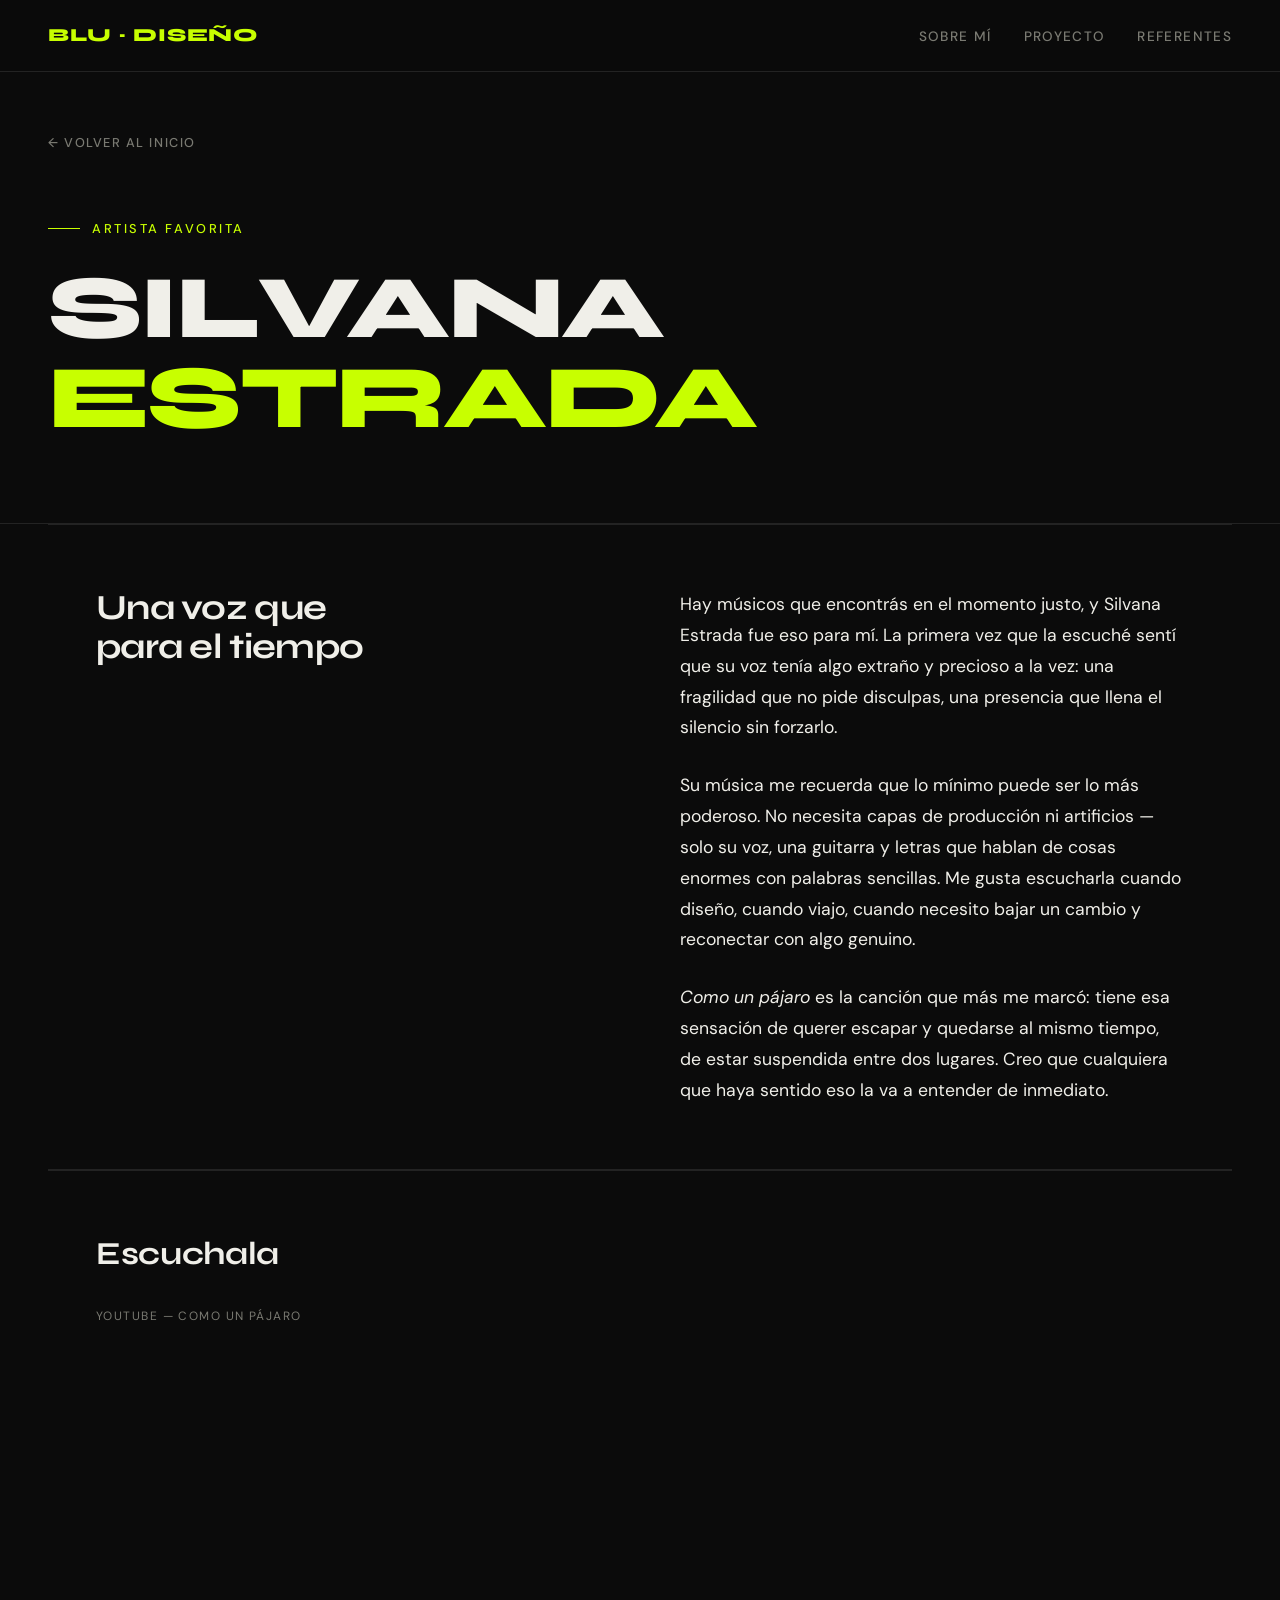
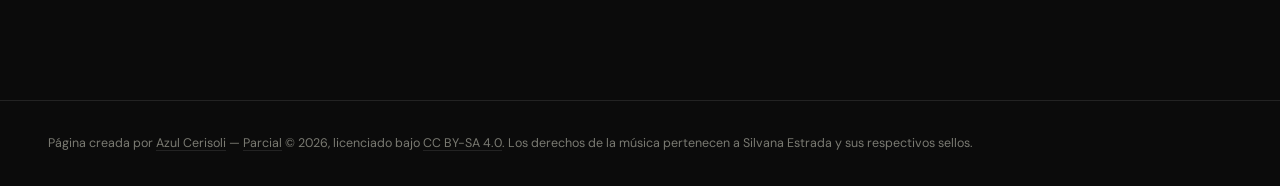
<file: silvana.html>
<!DOCTYPE html>
<html lang="es">
<head>
  <meta charset="UTF-8" />
  <meta name="viewport" content="width=device-width, initial-scale=1.0" />
  <title>Silvana Estrada — Blu Diseño</title>
  <link rel="stylesheet" href="styles.css" />
  <link
    href="https://fonts.googleapis.com/css2?family=Syne:wght@400;700;800&family=DM+Sans:ital,opsz,wght@0,9..40,300;0,9..40,400;0,9..40,500;0,9..40,600;1,9..40,300&display=swap"
    rel="stylesheet"
  />
</head>
<body>

  <nav>
    <a href="index.html" class="nav-logo">Blu · Diseño</a>
    <ul class="nav-links">
      <li><a href="index.html#presentacion">Sobre mí</a></li>
      <li><a href="index.html#proyecto">Proyecto</a></li>
      <li><a href="index.html#referentes">Referentes</a></li>
    </ul>
  </nav>

  <!-- HERO -->
  <div class="silvana-hero">
    <a href="index.html" class="back-link">← Volver al inicio</a>
    <p class="hero-eyebrow">Artista favorita</p>
   <h1 style="font-family:'Syne',sans-serif; font-weight:800; font-size:clamp(2.5rem,7vw,6rem); line-height:1; letter-spacing:-0.03em; color:#F0EFE9; margin-bottom:1rem;">
  Silvana <span style="color:#C8FF00;">Estrada</span>
</h1>
  </div>

  <main>

    <!-- POR QUÉ ME GUSTA -->
    <section class="silvana-intro">
      <h2>Una voz que<br />para el tiempo</h2>
      <div>
        <p>
          Hay músicos que encontrás en el momento justo, y Silvana Estrada fue
          eso para mí. La primera vez que la escuché sentí que su voz tenía
          algo extraño y precioso a la vez: una fragilidad que no pide
          disculpas, una presencia que llena el silencio sin forzarlo.
        </p>
        <br />
        <p>
          Su música me recuerda que lo mínimo puede ser lo más poderoso.
          No necesita capas de producción ni artificios — solo su voz, una
          guitarra y letras que hablan de cosas enormes con palabras
          sencillas. Me gusta escucharla cuando diseño, cuando viajo, cuando
          necesito bajar un cambio y reconectar con algo genuino.
        </p>
        <br />
        <p>
          <em>Como un pájaro</em> es la canción que más me marcó: tiene esa
          sensación de querer escapar y quedarse al mismo tiempo, de estar
          suspendida entre dos lugares. Creo que cualquiera que haya sentido
          eso la va a entender de inmediato.
        </p>
      </div>
    </section>

    <!-- ENLACES -->
 <section class="silvana-links">
  <h3>Escuchala</h3>

  <div class="embed-grid">

    <div class="embed-block">
      <p class="embed-label">YouTube — Como un pájaro</p>
      <div class="yt-wrapper">
        <iframe width="100%" height="315" src="https://www.youtube.com/embed/cGC-5wDVBms?si=7Atvg46dsPbmS3S2" title="YouTube video player" frameborder="0" allow="accelerometer; autoplay; clipboard-write; encrypted-media; gyroscope; picture-in-picture; web-share" referrerpolicy="strict-origin-when-cross-origin" allowfullscreen></iframe>
      </div>
    </div>

  </div>
</section>

  </main>

  <!-- CRÉDITOS / AUTORÍA -->
  <div class="silvana-credit">
    Página creada por <a href="index.html">Azul Cerisoli</a> —
    <a href="https://azulcerisoli-byte.github.io/parcial/" target="_blank" rel="noopener noreferrer">Parcial</a>
    © 2026, licenciado bajo
    <a href="https://creativecommons.org/licenses/by-sa/4.0/" target="_blank" rel="noopener noreferrer">CC BY-SA 4.0</a>.
    Los derechos de la música pertenecen a Silvana Estrada y sus respectivos sellos.
  </div>

</body>
</html>
</file>
<file: styles.css>
/* ============================================
   BLU DISEÑO — Azul Cerisoli | Portfolio
   Paleta: Negro profundo + Blanco roto + Lima eléctrico
   ============================================ */

@import url('https://fonts.googleapis.com/css2?family=Syne:wght@400;700;800&family=DM+Sans:wght@300;400;500;600&display=swap');

/* ====== TOKENS / VARIABLES ====== */
:root {
  --bg:        #0B0B0B;
  --surface:   #141414;
  --border:    #232323;
  --accent:    #C8FF00;
  --accent-dim:#9BBF00;
  --text:      #F0EFE9;
  --muted:     #7A7A72;

  --font-display: 'Syne', sans-serif;
  --font-body:    'DM Sans', sans-serif;

  --space-xs: 0.5rem;
  --space-sm: 1rem;
  --space-md: 2rem;
  --space-lg: 4rem;
  --space-xl: 8rem;

  --transition: 0.3s cubic-bezier(0.4, 0, 0.2, 1);
}

/* ====== RESET & BASE ====== */
*, *::before, *::after {
  box-sizing: border-box;
  margin: 0;
  padding: 0;
}

html {
  scroll-behavior: smooth;
  font-size: 16px;
}

body {
  background-color: var(--bg);
  color: var(--text);
  font-family: var(--font-body);
  font-weight: 400;
  line-height: 1.7;
  overflow-x: hidden;
}

/* ====== TIPOGRAFÍA ====== */

h1 {
  font-family: var(--font-display);
  font-weight: 800;
  font-size: clamp(5rem, 15vw, 13rem);
  line-height: 0.88;
  letter-spacing: -0.04em;
  color: var(--text);
  text-transform: uppercase;
}

h1 span.accent {
  color: var(--accent);
}

h2 {
  font-family: var(--font-display);
  font-weight: 700;
  font-size: clamp(2rem, 5vw, 3.5rem);
  line-height: 1.1;
  letter-spacing: -0.02em;
  color: var(--text);
}

h3 {
  font-family: var(--font-display);
  font-weight: 700;
  font-size: clamp(1.4rem, 3vw, 2rem);
  line-height: 1.2;
  letter-spacing: -0.01em;
  color: var(--accent);
}

p {
  font-family: var(--font-body);
  font-weight: 400;
  font-size: clamp(1rem, 1.5vw, 1.1rem);
  line-height: 1.75;
  color: var(--text);
  max-width: 68ch;
}

a {
  font-family: var(--font-body);
  color: var(--accent);
  text-decoration: none;
  transition: color var(--transition), opacity var(--transition);
}

a:hover {
  color: var(--text);
  opacity: 0.85;
}

/* ====== BARRA DE NAVEGACIÓN ====== */

nav {
  position: fixed;
  top: 0;
  left: 0;
  right: 0;
  z-index: 100;
  display: flex;
  justify-content: space-between;
  align-items: center;
  padding: 1.25rem 3rem;
  background: rgba(11, 11, 11, 0.85);
  backdrop-filter: blur(12px);
  border-bottom: 1px solid var(--border);
}

.nav-logo {
  font-family: var(--font-display);
  font-weight: 800;
  font-size: 1.15rem;
  color: var(--accent);
  letter-spacing: 0.04em;
  text-transform: uppercase;
}

.nav-links {
  display: flex;
  gap: 2rem;
  list-style: none;
}

.nav-links a {
  font-family: var(--font-body);
  font-size: 0.85rem;
  font-weight: 500;
  color: var(--muted);
  text-transform: uppercase;
  letter-spacing: 0.1em;
  transition: color var(--transition);
}

.nav-links a:hover {
  color: var(--accent);
  opacity: 1;
}

/* ====== HERO ====== */

.hero {
  min-height: 100vh;
  display: flex;
  flex-direction: column;
  justify-content: flex-end;
  padding: 0 3rem 4rem;
  position: relative;
  overflow: hidden;
}

.hero::before {
  content: '';
  position: absolute;
  top: -20%;
  right: -10%;
  width: 60vw;
  height: 60vw;
  background: radial-gradient(ellipse, rgba(200, 255, 0, 0.06) 0%, transparent 70%);
  pointer-events: none;
}

.hero-eyebrow {
  font-family: var(--font-body);
  font-size: 0.8rem;
  font-weight: 500;
  letter-spacing: 0.2em;
  text-transform: uppercase;
  color: var(--accent);
  margin-bottom: 1.5rem;
  display: flex;
  align-items: center;
  gap: 0.75rem;
}

.hero-eyebrow::before {
  content: '';
  display: inline-block;
  width: 2rem;
  height: 1px;
  background: var(--accent);
}

h1.hero-title {
  margin-bottom: 2rem;
}

.hero-sub {
  font-family: var(--font-body);
  font-size: clamp(1rem, 2vw, 1.25rem);
  font-weight: 300;
  color: var(--muted);
  max-width: none;
  letter-spacing: 0.02em;
}

.hero-line {
  width: 100%;
  height: 1px;
  background: var(--border);
  margin: 2rem 0;
}

.hero-scroll {
  display: inline-flex;
  align-items: center;
  gap: 0.5rem;
  font-size: 0.75rem;
  letter-spacing: 0.15em;
  text-transform: uppercase;
  color: var(--muted);
  animation: float 2.5s ease-in-out infinite;
}

@keyframes float {
  0%, 100% { transform: translateY(0); }
  50% { transform: translateY(6px); }
}

/* ====== LAYOUT GENERAL ====== */

main {
  padding: 0 3rem;
}

section {
  padding: var(--space-xl) 0;
  border-top: 1px solid var(--border);
}

.section-label {
  font-size: 0.75rem;
  font-weight: 500;
  letter-spacing: 0.2em;
  text-transform: uppercase;
  color: var(--muted);
  margin-bottom: 2.5rem;
  display: flex;
  align-items: center;
  gap: 0.75rem;
}

.section-label::before {
  content: '';
  display: inline-block;
  width: 1.5rem;
  height: 1px;
  background: var(--muted);
}

/* ====== SECCIÓN PRESENTACIÓN ====== */

#presentacion .section-inner {
  display: grid;
  grid-template-columns: 1fr 2fr;
  gap: 5rem;
  align-items: start;
}

.presentacion-titulo {
  position: sticky;
  top: 7rem;
}

.presentacion-titulo h2 {
  margin-bottom: 1rem;
}

.tag-list {
  display: flex;
  flex-wrap: wrap;
  gap: 0.5rem;
  margin-top: 2rem;
}

.tag {
  font-family: var(--font-body);
  font-size: 0.75rem;
  font-weight: 500;
  letter-spacing: 0.08em;
  text-transform: uppercase;
  padding: 0.35rem 0.85rem;
  border: 1px solid var(--border);
  border-radius: 2rem;
  color: var(--muted);
}

.tag.highlight {
  border-color: var(--accent);
  color: var(--accent);
}

.presentacion-texto {
  display: flex;
  flex-direction: column;
  gap: 1.5rem;
}

.presentacion-texto p {
  padding-bottom: 1.5rem;
  border-bottom: 1px solid var(--border);
}

.presentacion-texto p:last-child {
  border-bottom: none;
}

/* ====== SECCIÓN PROYECTO FAVORITO ====== */

#proyecto {
  background: var(--surface);
  padding: var(--space-xl) 3rem;
  margin: 0 -3rem;
}

#proyecto .section-label {
  margin-bottom: 1rem;
}

#proyecto h3 {
  font-size: clamp(2rem, 4vw, 3rem);
  color: var(--accent);
  margin-bottom: 1.5rem;
}

.proyecto-desc {
  margin-bottom: 3rem;
  max-width: 60ch;
  color: var(--muted);
}

/* Grid de imágenes */
/* Grid de imágenes */
.image-grid {
  display: grid;
  grid-template-columns: repeat(3, 1fr);
  grid-auto-rows: 280px;
  gap: 1rem;
}

/* Contenedor de cada foto */
.image-slot {
  position: relative;
  border-radius: 4px;
  overflow: hidden;
  background: var(--border); /* Fondo por si la imagen tarda en cargar */
}

/* Hace que la primera imagen destaque (ocupa 2 columnas y 2 filas) */
.image-slot:first-child {
  grid-column: span 2;
  grid-row: span 2;
}

/* Estilos de la imagen para que llene el recuadro perfecto sin deformarse */
.image-slot img {
  width: 100%;
  height: 100%;
  object-fit: cover;
  display: block;
  transition: transform 0.3s ease; /* Prepara la imagen para una animación fluida */
}

/* Efecto opcional y elegante: zoom suave al pasar el mouse */
.image-slot:hover img {
  transform: scale(1.05);
}
/* ====== SECCIÓN REFERENTES ====== */

#referentes .section-inner {
  display: flex;
  flex-direction: column;
  gap: 5rem;
}

#referentes h2 {
  margin-bottom: 4rem;
}

.referente-card {
  display: grid;
  grid-template-columns: 1fr 2fr;
  gap: 4rem;
  padding-bottom: 4rem;
  border-bottom: 1px solid var(--border);
}

.referente-card:last-child {
  border-bottom: none;
  padding-bottom: 0;
}

.referente-info h3 {
  font-size: 1.8rem;
  color: var(--accent);
  margin-bottom: 1rem;
}

.referente-info p {
  color: var(--muted);
  font-size: 0.95rem;
  max-width: 35ch;
}

.referente-obras {
  display: flex;
  flex-direction: column;
  gap: 1rem;
}

.obra-item {
  display: flex;
  align-items: center;
  gap: 1.5rem;
  padding: 1.25rem;
  border: 1px solid var(--border);
  border-radius: 4px;
  transition: border-color var(--transition), background var(--transition);
}

.obra-item:hover {
  border-color: var(--accent);
  background: rgba(200, 255, 0, 0.03);
}

.obra-num {
  font-family: var(--font-display);
  font-size: 2rem;
  font-weight: 800;
  color: var(--border);
  min-width: 2.5rem;
  line-height: 1;
  transition: color var(--transition);
}

.obra-item:hover .obra-num {
  color: var(--accent);
}

.obra-text h4 {
  font-family: var(--font-body);
  font-size: 1rem;
  font-weight: 600;
  color: var(--text);
  margin-bottom: 0.25rem;
}

.obra-text p {
  font-size: 0.85rem;
  color: var(--muted);
  max-width: none;
  line-height: 1.5;
}

.obra-link {
  margin-left: auto;
  font-size: 0.7rem;
  letter-spacing: 0.1em;
  text-transform: uppercase;
  color: var(--muted);
  white-space: nowrap;
  border: 1px solid var(--border);
  padding: 0.4rem 0.8rem;
  border-radius: 2rem;
  transition: border-color var(--transition), color var(--transition);
}

.obra-item:hover .obra-link {
  border-color: var(--accent);
  color: var(--accent);
}

/* ====== FOOTER ====== */
/* ====== FOOTER ====== */

footer {
  border-top: 1px solid var(--border);
  padding: 3rem;
  display: flex;
  flex-direction: column;
}

.footer-top {
  display: flex;
  justify-content: space-between;
  align-items: center;
  flex-wrap: wrap;
  gap: 1.5rem;
  padding-bottom: 2rem;
}

.footer-brand {
  font-family: var(--font-display);
  font-weight: 800;
  font-size: 1.1rem;
  color: var(--text);
  letter-spacing: 0.06em;
  text-transform: uppercase;
  display: flex;
  flex-direction: column;
  gap: 0.35rem;
}

.footer-brand span {
  color: var(--accent);
}

.footer-tagline {
  font-family: var(--font-body);
  font-size: 0.78rem;
  font-weight: 400;
  color: var(--muted);
  text-transform: none;
  max-width: none;
}

.footer-divider {
  width: 100%;
  height: 1px;
  background: var(--border);
}

.footer-license {
  display: flex;
  align-items: center;
  gap: 1rem;
  padding-top: 1.75rem;
  flex-wrap: wrap;
}

.cc-icons {
  display: flex;
  align-items: center;
  gap: 0.3rem;
}

.cc-icons svg {
  fill: var(--muted);
  opacity: 0.7;
}

.license-text {
  font-family: var(--font-body);
  font-size: 0.78rem;
  color: var(--muted);
  line-height: 1.6;
  max-width: none;
}

.license-text a {
  color: var(--muted);
  text-decoration: underline;
  text-underline-offset: 3px;
  text-decoration-color: var(--border);
  transition: color var(--transition), text-decoration-color var(--transition);
}

.license-text a:hover {
  color: var(--accent);
  text-decoration-color: var(--accent);
  opacity: 1;
}

.social-links {
  display: flex;
  gap: 1rem;
  align-items: center;
}

.social-link {
  display: flex;
  align-items: center;
  justify-content: center;
  width: 2.6rem;
  height: 2.6rem;
  border: 1px solid var(--border);
  border-radius: 50%;
  transition: border-color var(--transition), background var(--transition), transform var(--transition);
}

.social-link:hover {
  border-color: var(--accent);
  background: rgba(200, 255, 0, 0.07);
  transform: translateY(-3px);
  opacity: 1;
}

.social-link svg {
  width: 1.1rem;
  height: 1.1rem;
  fill: var(--muted);
  transition: fill var(--transition);
}

.social-link:hover svg {
  fill: var(--accent);
}


/* ====== ANIMACIONES DE ENTRADA ====== */

@keyframes fadeUp {
  from { opacity: 0; transform: translateY(2rem); }
  to   { opacity: 1; transform: translateY(0); }
}

.hero-eyebrow { animation: fadeUp 0.6s ease 0.1s both; }
h1.hero-title  { animation: fadeUp 0.7s ease 0.25s both; }
.hero-line     { animation: fadeUp 0.5s ease 0.45s both; }
.hero-sub      { animation: fadeUp 0.5s ease 0.55s both; }
.hero-scroll   { animation: fadeUp 0.5s ease 0.7s both; }

/* ====== RESPONSIVE ====== */

@media (max-width: 900px) {
  nav { padding: 1rem 1.5rem; }
  .nav-links { display: none; }
  .hero { padding: 0 1.5rem 3rem; }
  main { padding: 0 1.5rem; }
  footer { padding: 2rem 1.5rem; }
  #proyecto { padding: var(--space-lg) 1.5rem; margin: 0 -1.5rem; }

  #presentacion .section-inner {
    grid-template-columns: 1fr;
    gap: 2.5rem;
  }

  .presentacion-titulo { position: static; }

  .referente-card {
    grid-template-columns: 1fr;
    gap: 2rem;
  }

  .image-grid {
    grid-template-columns: repeat(2, 1fr);
    grid-auto-rows: 200px;
  }

  .image-slot:first-child {
    grid-column: span 2;
    grid-row: span 1;
  }

  footer {
    flex-direction: column;
    align-items: flex-start;
  }
}

@media (max-width: 480px) {
  .image-grid {
    grid-template-columns: 1fr;
  }
  .image-slot:first-child {
    grid-column: span 1;
  }
}
/* ====== NAVEGADOR DE PÁGINAS ====== */

.page-card {
  display: flex;
  justify-content: space-between;
  align-items: center;
  padding: 3rem;
  border: 1px solid var(--border);
  border-radius: 4px;
  text-decoration: none;
  transition: border-color var(--transition), background var(--transition);
  margin-top: 2rem;
}

.page-card:hover {
  border-color: var(--accent);
  background: rgba(200, 255, 0, 0.03);
  opacity: 1;
}

.page-card-tag {
  font-family: var(--font-body);
  font-size: 0.75rem;
  font-weight: 500;
  letter-spacing: 0.15em;
  text-transform: uppercase;
  color: var(--accent);
  display: block;
  margin-bottom: 1rem;
}

.page-card-title {
  font-family: var(--font-display);
  font-size: clamp(2.5rem, 6vw, 5rem);
  font-weight: 800;
  color: var(--text);
  line-height: 0.9;
  letter-spacing: -0.03em;
  margin-bottom: 1rem;
}

.page-card-sub {
  font-family: var(--font-body);
  font-size: 0.85rem;
  color: var(--muted);
  max-width: none;
}

.page-card-arrow {
  font-size: 3rem;
  color: var(--border);
  transition: color var(--transition), transform var(--transition);
  line-height: 1;
}

.page-card:hover .page-card-arrow {
  color: var(--accent);
  transform: translateX(6px);
}

/* ====== PÁGINA SILVANA ====== */

.back-link {
  display: inline-flex;
  align-items: center;
  gap: 0.5rem;
  font-family: var(--font-body);
  font-size: 0.8rem;
  font-weight: 500;
  letter-spacing: 0.12em;
  text-transform: uppercase;
  color: var(--muted);
  text-decoration: none;
  margin-bottom: 4rem;
  transition: color var(--transition);
}

.back-link:hover {
  color: var(--accent);
  opacity: 1;
}

.silvana-hero {
  padding: 8rem 3rem 4rem;
  border-bottom: 1px solid var(--border);
}

.silvana-hero h1 {
  margin-bottom: 1rem;
}

.silvana-intro {
  padding: var(--space-lg) 3rem;
  display: grid;
  grid-template-columns: 1fr 1fr;
  gap: 5rem;
  border-bottom: 1px solid var(--border);
}

.silvana-intro h2 {
  font-size: clamp(1.5rem, 3vw, 2.2rem);
}

.silvana-links {
  padding: var(--space-lg) 3rem;
}

.silvana-links h3 {
  margin-bottom: 2rem;
  color: var(--text);
}

.link-cards {
  display: flex;
  gap: 1rem;
  flex-wrap: wrap;
}

.link-card {
  display: flex;
  align-items: center;
  gap: 1rem;
  padding: 1.25rem 2rem;
  border: 1px solid var(--border);
  border-radius: 4px;
  text-decoration: none;
  transition: border-color var(--transition), background var(--transition), transform var(--transition);
  min-width: 220px;
}

.link-card:hover {
  border-color: var(--accent);
  background: rgba(200, 255, 0, 0.04);
  transform: translateY(-3px);
  opacity: 1;
}

.link-card-icon {
  width: 2.5rem;
  height: 2.5rem;
  border-radius: 50%;
  background: var(--border);
  display: flex;
  align-items: center;
  justify-content: center;
  flex-shrink: 0;
  transition: background var(--transition);
}

.link-card:hover .link-card-icon {
  background: rgba(200, 255, 0, 0.12);
}

.link-card-icon svg {
  width: 1.1rem;
  height: 1.1rem;
  fill: var(--muted);
  transition: fill var(--transition);
}

.link-card:hover .link-card-icon svg {
  fill: var(--accent);
}

.link-card-text strong {
  font-family: var(--font-body);
  font-size: 0.95rem;
  font-weight: 600;
  color: var(--text);
  display: block;
  margin-bottom: 0.15rem;
}

.link-card-text span {
  font-family: var(--font-body);
  font-size: 0.78rem;
  color: var(--muted);
}

.silvana-credit {
  padding: 2rem 3rem;
  border-top: 1px solid var(--border);
  font-family: var(--font-body);
  font-size: 0.78rem;
  color: var(--muted);
}

.silvana-credit a {
  color: var(--muted);
  text-decoration: underline;
  text-underline-offset: 3px;
  text-decoration-color: var(--border);
}

.silvana-credit a:hover {
  color: var(--accent);
  opacity: 1;
}

@media (max-width: 900px) {
  .silvana-hero { padding: 6rem 1.5rem 3rem; }
  .silvana-intro { grid-template-columns: 1fr; gap: 2rem; padding: var(--space-md) 1.5rem; }
  .silvana-links { padding: var(--space-md) 1.5rem; }
  .silvana-credit { padding: 2rem 1.5rem; }
  .page-card { padding: 2rem 1.5rem; }
}
.embed-grid {
  display: grid;
  grid-template-columns: 1fr 1fr;
  gap: 2rem;
  margin-top: 1.5rem;
}

.embed-block {
  display: flex;
  flex-direction: column;
  gap: 0.75rem;
}

.embed-label {
  font-size: 0.75rem;
  letter-spacing: 0.12em;
  text-transform: uppercase;
  color: var(--muted);
  max-width: none;
}

.yt-wrapper {
  position: relative;
  width: 100%;
  padding-bottom: 56.25%; /* ratio 16:9 */
  height: 0;
  border-radius: 12px;
  overflow: hidden;
}

.yt-wrapper iframe {
  position: absolute;
  top: 0;
  left: 0;
  width: 100%;
  height: 100%;
}

@media (max-width: 700px) {
  .embed-grid {
    grid-template-columns: 1fr;
  }
}
</file>
